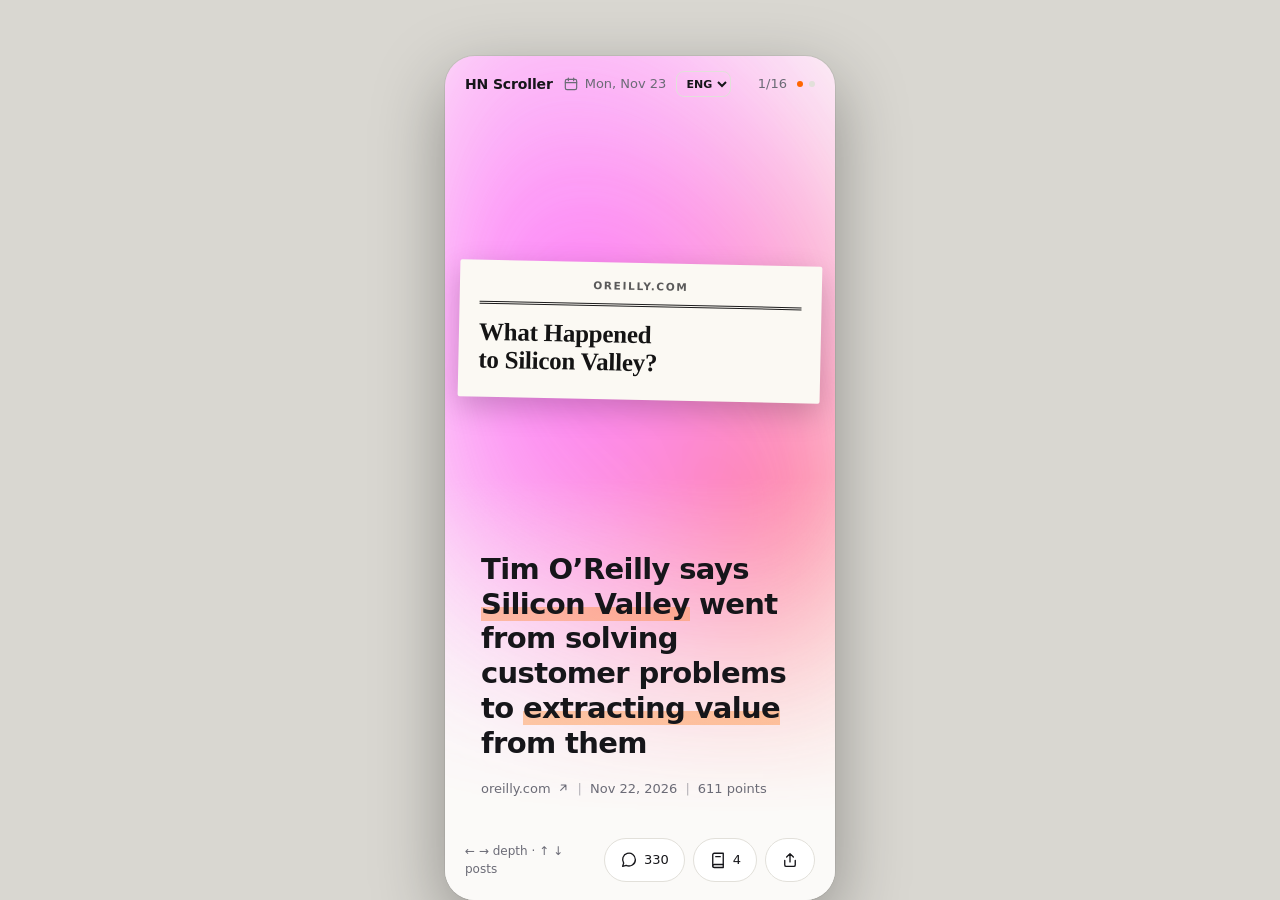
<file: index.html>
<!doctype html>
<meta charset="utf-8">
<title>HN Scroller</title>
<meta name="description" content="What happened in tech today, in two minutes: Hacker News, explained for beginners.">
<!-- Link previews (KakaoTalk, Discord, X): chat is how this gets shared. Crawlers run no JS, so a page has one
     preview: this one is English, and ko/index.html carries the Korean one. Images need absolute URLs. -->
<meta property="og:type" content="website">
<meta property="og:site_name" content="HN Scroller">
<meta property="og:title" content="HN Scroller">
<meta property="og:description" content="What happened in tech today, in two minutes: Hacker News, explained for beginners.">
<meta property="og:url" content="https://hn.hyoseo.dev/">
<link rel="canonical" href="https://hn.hyoseo.dev/">
<meta property="og:locale" content="en_US">
<meta property="og:image" content="https://hn.hyoseo.dev/icons/og-en.png">
<meta property="og:image:width" content="2400">
<meta property="og:image:height" content="1260">
<meta property="og:image:alt" content="HN Scroller on a phone: a Hacker News story explained in plain English">
<meta name="twitter:card" content="summary_large_image">
<meta name="viewport" content="width=device-width, initial-scale=1, viewport-fit=cover">
<meta name="theme-color" content="#0f0f10">
<link rel="manifest" href="manifest.webmanifest">
<link rel="icon" href="icons/icon-192.png">
<!-- iOS ignores the manifest for home-screen installs and reads these instead. -->
<link rel="apple-touch-icon" href="icons/apple-touch-icon.png">
<meta name="apple-mobile-web-app-capable" content="yes">
<meta name="apple-mobile-web-app-status-bar-style" content="black-translucent">
<meta name="apple-mobile-web-app-title" content="HN">
<link rel="stylesheet" href="app.css">

<!-- One stroke weight, drawn here once and referenced by <use>. -->
<svg hidden>
  <symbol id="i-cal" viewBox="0 0 24 24"><rect x="3.5" y="5" width="17" height="15.5" rx="2.5"/><path d="M3.5 10h17M8 3v4M16 3v4"/></symbol>
  <symbol id="i-cmt" viewBox="0 0 24 24"><path d="M20.5 11.5a8.5 8.5 0 0 1-12.3 7.6L3.5 20.5l1.4-4.4a8.5 8.5 0 1 1 15.6-4.6z"/></symbol>
  <symbol id="i-glo" viewBox="0 0 24 24"><path d="M5 5a2 2 0 0 1 2-2h12v15H7a2 2 0 0 0-2 2z"/><path d="M5 20a2 2 0 0 0 2 2h12v-4M9 7.5h6"/></symbol>
  <symbol id="i-out" viewBox="0 0 24 24"><path d="M8 16 16.5 7.5M9 7h8v8"/></symbol>
  <symbol id="i-share" viewBox="0 0 24 24"><path d="M12 3.5v11M7.5 8 12 3.5 16.5 8M5 12.5v6a2 2 0 0 0 2 2h10a2 2 0 0 0 2-2v-6"/></symbol>
</svg>

<div class="phone">
  <div class="bar">
    <span class="brand">HN Scroller</span>
    <button id="cal" aria-label="Past days"><svg class="ico"><use href="#i-cal"/></svg><span id="date">—</span></button>
    <!-- One <option> per language; each also needs its strings in js/i18n.js and data/<date>.<code>.json. -->
    <select id="lang" aria-label="Language"><option value="en" lang="en">ENG</option><option value="ko" lang="ko">KOR</option></select>
    <span class="pos" id="pos"></span>
    <span class="dots" id="dots"></span>
  </div>

  <main id="feed"><div class="empty">Loading…</div></main>

  <div class="resume" id="resume" hidden><button id="resume-go"></button><button id="resume-x">×</button></div>

  <div class="acts">
    <span class="hint" id="hint"></span>
    <button id="btn-cmt" disabled><svg class="ico"><use href="#i-cmt"/></svg><span>—</span></button>
    <button id="btn-glo" disabled><svg class="ico"><use href="#i-glo"/></svg><span>—</span></button>
    <button id="btn-share" disabled><svg class="ico"><use href="#i-share"/></svg></button>
  </div>

  <div id="scrim"></div>
  <section id="sheet" hidden></section>
</div>

<!-- Classic scripts sharing one global scope, not modules: base first, boot last. -->
<script src="js/base.js"></script>
<script src="js/i18n.js"></script>
<script src="js/render.js"></script>
<script src="js/nav.js"></script>
<script src="js/swipe.js"></script>
<script src="js/keys.js"></script>
<script src="js/sheets.js"></script>
<script src="js/share.js"></script>
<script src="js/back.js"></script>
<script src="js/boot.js"></script>
<!-- Cloudflare Web Analytics --><script type='module' src='https://static.cloudflareinsights.com/beacon.min.js' data-cf-beacon='{"token": "f3d1040c58eb41e9b6e7b53d78179b9d"}'></script><!-- End Cloudflare Web Analytics -->
</file>
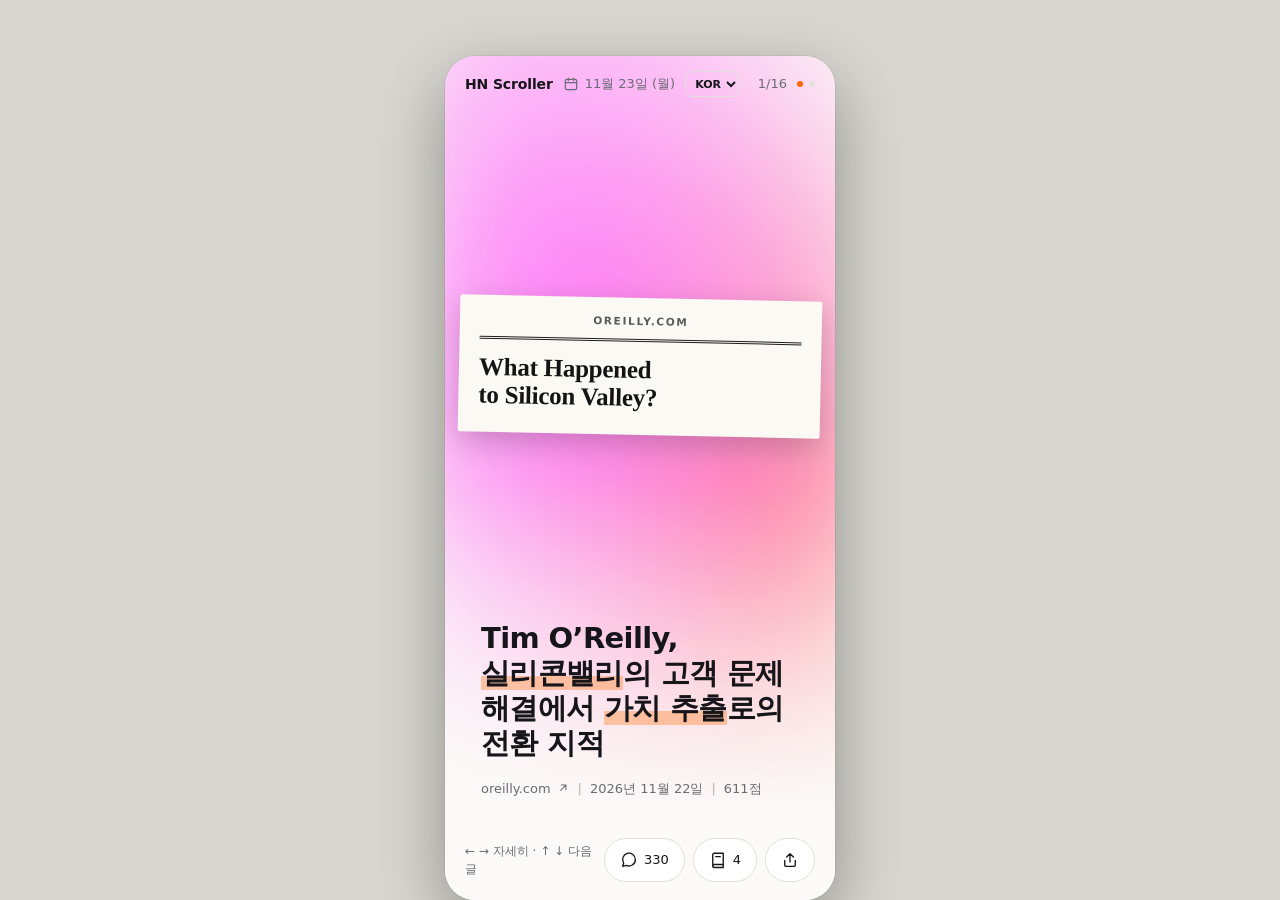
<file: ko/index.html>
<!doctype html>
<html lang="ko">
<meta charset="utf-8">
<title>HN Scroller</title>
<!-- The Korean link to share: crawlers run no JS, so this page exists only to carry the Korean preview.
     A person is sent on to the app, in Korean. -->
<meta name="description" content="오늘의 테크 소식, 2분이면 끝. 초보 개발자를 위한 쉬운 해커뉴스 요약.">
<meta property="og:type" content="website">
<meta property="og:site_name" content="HN Scroller">
<meta property="og:title" content="HN Scroller">
<meta property="og:description" content="오늘의 테크 소식, 2분이면 끝. 초보 개발자를 위한 쉬운 해커뉴스 요약.">
<meta property="og:url" content="https://hn.hyoseo.dev/ko/">
<meta property="og:locale" content="ko_KR">
<meta property="og:image" content="https://hn.hyoseo.dev/icons/og-ko.png">
<meta property="og:image:width" content="2400">
<meta property="og:image:height" content="1260">
<meta property="og:image:alt" content="휴대폰 속 HN Scroller: 해커뉴스 소식을 쉬운 한국어로 설명">
<meta name="twitter:card" content="summary_large_image">
<link rel="canonical" href="https://hn.hyoseo.dev/">
<script>
  try { localStorage.setItem("lang", "ko"); } catch {} // blocked storage: the app falls back to the browser's language
  location.replace("/");
</script>
<noscript><a href="/">HN Scroller</a></noscript>
</file>
<file: app.css>
:root {
  --bg: #fbfaf8;
  --fg: #16161a;
  --dim: #6b6b76;
  --line: #e2e0da;
  --accent: #ff6600; /* HN orange — fills, dots, focus rings */
  --link: #b34700; /* orange for text: HN orange is 2.8:1 on this paper, this is 5.3:1 */
  --sheet: #ffffff;
  --outside: #d9d7d1; /* desktop surround, outside the phone */
  --mark: rgba(255, 138, 51, .42);
  --tint: rgba(255, 102, 0, .07);
}
@media (prefers-color-scheme: dark) {
  :root:not([data-theme="light"]) {
    --bg: #0f0f10;
    --link: #ff6600; /* 6.5:1 on the dark background */
    --fg: #f2f1ee;
    --dim: #9a9aa4;
    --line: #2a2a2e;
    --sheet: #17171a;
    --outside: #000;
    --mark: rgba(255, 122, 26, .34);
    --tint: rgba(255, 138, 51, .10);
  }
}
* { box-sizing: border-box; }
html, body { height: 100%; margin: 0; }
body {
  background: var(--outside);
  color: var(--fg);
  font: 15px/1.5 system-ui, -apple-system, "Segoe UI", Roboto, sans-serif;
  -webkit-font-smoothing: antialiased;
  overscroll-behavior: none;
  display: grid;
  place-items: center;
}

/* The phone. Full bleed on a real phone, a centred column everywhere else —
   which is how Reels and Shorts behave on desktop. All chrome positions
   against THIS, not the viewport, or it would cling to the browser window. */
.phone {
  position: relative;
  isolation: isolate;
  width: 100%;
  max-width: 390px;
  height: 100dvh;
  overflow: hidden;
  background: var(--bg);
}
@media (min-width: 481px) {
  .phone {
    height: min(100dvh - 40px, 844px); /* 390x844, a typical phone rather than the largest */
    border-radius: 30px;
    box-shadow: 0 24px 70px rgba(0, 0, 0, .34), 0 0 0 1px rgba(0, 0, 0, .06);
  }
  /* 7vw measures the browser window, not the frame, so it pins at the 34px cap
     here; 29px, a notch under the old 34-in-430 proportion. */
  .phone .simple { font-size: 29px; } /* beats the base rule declared below */
}

/* vertical axis: one post per screen */
#feed {
  height: 100%;
  overflow-y: scroll;
  scroll-snap-type: y mandatory;
  overscroll-behavior-y: contain;
  scrollbar-width: none;
}
#feed::-webkit-scrollbar { display: none; }
#feed.locked { overflow-y: hidden; }
#feed.paging { scroll-snap-type: none; } /* js/swipe.js drives vertical touch; snap would fight it */

/* horizontal axis: depth within one post */
.post {
  height: 100%;
  scroll-snap-align: start;
  display: flex;
  overflow-x: scroll;
  touch-action: pan-x pinch-zoom; /* vertical is js/swipe.js's */
  scroll-snap-type: x mandatory;
  overscroll-behavior-x: contain;
  scrollbar-width: none;
}
.post::-webkit-scrollbar { display: none; }

.card {
  flex: 0 0 100%;
  scroll-snap-align: start;
  scroll-snap-stop: always;
  display: flex;
  flex-direction: column;
  justify-content: center;
  padding: 84px 36px 132px;
  min-width: 0;
}
/* The glance layer is the biggest: it is the only one most readers ever see. */
/* Display text wants tighter leading; body text wants looser. */
.simple { font-size: clamp(25px, 6.5vw, 32px); font-weight: 680; letter-spacing: -0.022em; line-height: 1.2; margin: 0; }
.substance { font-size: 16px; line-height: 1.62; margin: 0; }

/* The glance card, text low like a caption. With an image, the whole image is
   shown, contained in the space above the text, on the plain card — never
   cropped to fill: a 1200x630 social card cropped to this frame keeps 24% of
   its width. Without one, the card gets a clipping: the original HN title as a
   newspaper headline in the image's place, over a glow in a colour derived from
   the post id. Same plain card either way, so the scroll has one rhythm. */
.card.glance { position: relative; overflow: hidden; justify-content: flex-end; padding-bottom: 92px; } /* just clear of the buttons */
.pic { position: relative; flex: 1; min-height: 0; display: flex; align-items: center; justify-content: center; margin-bottom: 28px; }
/* The whole image, never cropped, framed crisply over its own blurred colour. */
.pic .shot {
  position: relative; z-index: 1; display: block; max-width: 100%; max-height: 100%;
  border-radius: 12px; box-shadow: 0 8px 28px rgba(0, 0, 0, .18);
}
/* A blurred copy fills the whole card with the image's colour — the old
   full-bleed mood, without cropping the picture itself. It fades out before the
   text, so the caption sits on the plain card and keeps its contrast. */
.card.glance > .glow {
  position: absolute; inset: 0; z-index: 0; width: 100%; height: 100%;
  object-fit: cover; filter: blur(48px) saturate(1.4); transform: scale(1.25); opacity: .7;
  mask-image: linear-gradient(to bottom, #000 50%, transparent 82%);
  -webkit-mask-image: linear-gradient(to bottom, #000 50%, transparent 82%);
}
/* A newspaper clipping: black headline on paper, in both themes — it is an
   object on the card, like a photo, not part of the page. The headline is the
   original HN title, verbatim, so it needs no checking. */
.clip {
  position: relative; z-index: 1; flex: none; width: calc(100% + 44px); /* past the text column, 14px from the card edge */
  background: #fbf9f3; color: #141414; padding: 16px 20px 22px;
  border-radius: 2px; box-shadow: 0 10px 30px rgba(0, 0, 0, .2);
  transform: rotate(var(--tilt, -1deg));
}
.clip .mast {
  font-size: 10.5px; font-weight: 650; letter-spacing: .16em; text-transform: uppercase; color: #5a5a5a;
  text-align: center; padding-bottom: 9px; margin-bottom: 14px; border-bottom: 3px double #1d1d1d;
}
.clip h2 {
  margin: 0; font-family: Georgia, "Times New Roman", "Noto Serif", serif;
  font-size: 25px; font-weight: 700; line-height: 1.14; letter-spacing: -0.01em; text-wrap: balance;
}
.card.glance > p, .card.glance > .meta, .card.glance > .data { position: relative; z-index: 2; }
/* Marker-pen highlight: reads as emphasis at any weight, unlike bold inside bold. */
strong { font-weight: 750; background: linear-gradient(transparent 58%, var(--mark) 58%); }
/* The glance card's source line is the route to the article — the only one on
   a card whose detail tier failed verification. Padded to a thumb-sized target. */
.from {
  display: inline-flex; align-items: center; gap: 5px; align-self: start;
  color: var(--dim); font-size: 13px; padding: 10px 0;
  text-decoration: none;
}
.from .ico { width: 14px; height: 14px; }
.meta { display: flex; align-items: center; gap: 8px; margin-top: 8px; color: var(--dim); font-size: 13px; }
.meta .sep { opacity: .5; }
/* One line at 360px: the host gives way, the date and score never wrap. */
.meta > span { flex: none; white-space: nowrap; }
.from { min-width: 0; }
.from span { overflow: hidden; text-overflow: ellipsis; white-space: nowrap; }
.readon { color: var(--link); font-size: 14px; margin-top: 26px; align-self: start; text-decoration: none; border-bottom: 1px solid currentColor; padding-bottom: 2px; }
.kicker { color: var(--dim); font-size: 12px; text-transform: uppercase; letter-spacing: .1em; margin-bottom: 14px; }
.data { margin-top: 20px; border-top: 1px solid var(--line); font-size: 14px; }
.data div { display: flex; justify-content: space-between; gap: 16px; padding: 9px 0; border-bottom: 1px solid var(--line); }
.data span:first-child { color: var(--dim); }

.ico { width: 18px; height: 18px; flex: none; fill: none; stroke: currentColor; stroke-width: 1.8; stroke-linecap: round; stroke-linejoin: round; }

/* chrome — absolute against .phone */
.bar {
  position: absolute; inset: 0 0 auto 0; z-index: 3;
  display: flex; align-items: center; gap: 10px;
  padding: max(10px, env(safe-area-inset-top)) 20px 14px;
  font-size: 13px; color: var(--dim);
  background: linear-gradient(var(--bg) 66%, transparent);
  pointer-events: none;
}
.brand { font-size: 14px; font-weight: 750; letter-spacing: -0.01em; color: var(--fg); }
.bar button {
  display: inline-flex; align-items: center; gap: 6px; min-height: 36px;
  font: inherit; color: inherit; background: none; border: 0; padding: 0; cursor: pointer; pointer-events: auto;
}
.bar .ico { width: 16px; height: 16px; }
/* One line at 360px: nothing in the bar wraps or shrinks. */
.bar > * { flex: none; white-space: nowrap; }
.bar select {
  pointer-events: auto; min-height: 26px; padding: 0 2px 0 5px; cursor: pointer;
  font: inherit; font-size: 11px; font-weight: 650; color: var(--fg);
  background: none; border: 1px solid var(--line); border-radius: 8px;
}
.bar select option { background: var(--sheet); color: var(--fg); }
.pos { margin-left: auto; font-variant-numeric: tabular-nums; }
.dots { display: flex; gap: 6px; align-items: center; }
.dots i { width: 6px; height: 6px; border-radius: 50%; background: var(--line); transition: background .18s; }
.dots i.on { background: var(--accent); }

/* Bottom-right: where a right thumb rests, and off the text column's width. */
.acts {
  position: absolute; inset: auto 0 0 0; z-index: 3;
  display: flex; gap: 8px; align-items: center;
  padding: 12px 20px max(18px, env(safe-area-inset-bottom));
  background: linear-gradient(transparent, var(--bg) 42%);
}
.acts button {
  display: inline-flex; align-items: center; gap: 6px; min-height: 44px;
  font: inherit; font-size: 13px; font-variant-numeric: tabular-nums; color: var(--fg);
  background: var(--sheet); border: 1px solid var(--line);
  border-radius: 999px; padding: 0 15px; cursor: pointer;
}
.acts button:disabled { opacity: .35; cursor: default; }
.hint { margin-right: auto; color: var(--dim); font-size: 12px; }
/* The continue offer: one pill under the header, over the top card, until used or dismissed. */
.resume {
  position: absolute; top: calc(max(10px, env(safe-area-inset-top)) + 44px); left: 50%; z-index: 3;
  transform: translateX(-50%); display: flex; align-items: center;
  background: var(--sheet); border: 1px solid var(--line); border-radius: 999px;
  box-shadow: 0 6px 20px rgba(0, 0, 0, .18); white-space: nowrap;
}
.resume[hidden] { display: none; }
.resume button { min-height: 44px; font: inherit; font-size: 13px; color: var(--fg); background: none; border: 0; cursor: pointer; }
#resume-go { padding: 0 6px 0 16px; font-weight: 650; color: var(--link); }
#resume-x { min-width: 44px; font-size: 18px; color: var(--dim); }
:focus-visible { outline: 2px solid var(--accent); outline-offset: 3px; border-radius: 4px; }
::selection { background: var(--mark); }

.bar { transition: background .2s; }
.phone.on-glow .bar { background: none; } /* the glow runs under the header, not behind a band */

/* sheet — also absolute, so it rises inside the phone */
#sheet {
  position: absolute; inset: auto 0 0 0; z-index: 5;
  max-height: 82%; overflow-y: auto;
  background: var(--sheet); border-top: 1px solid var(--line);
  border-radius: 18px 18px 0 0;
  padding: 22px 24px max(24px, env(safe-area-inset-bottom));
  transform: translateY(101%); transition: transform .24s ease;
}
#sheet.open { transform: none; }
/* Never rely on the UA stylesheet alone: any author `display` on #sheet would
   silently beat [hidden] and leave the sheet permanently on screen. */
#sheet[hidden] { display: none !important; }
#scrim { position: absolute; inset: 0; z-index: 4; background: #000; opacity: 0; pointer-events: none; transition: opacity .24s; }
#scrim.open { opacity: .45; pointer-events: auto; }
#sheet h2 { margin: 0 0 14px; font-size: 14px; text-transform: uppercase; letter-spacing: .08em; color: var(--dim); }
/* The camps line is a summary, not a comment — it must not look like one. */
#sheet .camps { background: var(--tint); border-radius: 10px; padding: 13px 15px; margin-bottom: 4px; }
#sheet .camps-label { font-size: 11px; font-weight: 700; text-transform: uppercase; letter-spacing: .1em; color: var(--link); margin-bottom: 5px; }
#sheet .camps p { margin: 0; font-size: 14px; line-height: 1.55; }
#sheet .cmt { border-top: 1px solid var(--line); padding: 16px 0 6px; }
#sheet .cmt p { margin: 0; font-size: 14.5px; line-height: 1.62; }
#sheet .who { font-size: 12.5px; font-weight: 650; color: var(--dim); margin-bottom: 6px; }
#sheet .cmt a, #sheet dt a { color: var(--link); }
#sheet dl { margin: 0; }
#sheet dt { font-weight: 640; margin-top: 14px; }
#sheet dd { margin: 4px 0 0; color: var(--dim); }
#sheet .month { display: flex; align-items: center; justify-content: space-between; margin-bottom: 10px; font-weight: 650; }
#sheet .month button {
  min-width: 44px; min-height: 44px; font: inherit; font-size: 22px; color: var(--fg);
  background: none; border: 1px solid var(--line); border-radius: 8px; cursor: pointer;
}
#sheet .month button:disabled { opacity: .3; cursor: default; }
#sheet .days { display: grid; grid-template-columns: repeat(7, 1fr); gap: 4px; text-align: center; font-variant-numeric: tabular-nums; }
#sheet .days > * { display: grid; place-items: center; min-height: 44px; font-size: 14px; }
#sheet .days .wd { min-height: 24px; font-size: 11px; color: var(--dim); }
#sheet .days .off { color: var(--dim); opacity: .45; }
#sheet .days a { border: 1px solid var(--line); border-radius: 8px; text-decoration: none; color: var(--fg); font-weight: 600; }
#sheet .days a.now { border-color: var(--accent); color: var(--link); }

.end { text-align: center; }
.end h1 { font-size: 25px; margin: 0 0 8px; }
.end p { color: var(--dim); margin: 0; }
.end .tip { align-self: center; margin-top: 10px; padding: 12px 8px; color: var(--link); font-size: 14px; text-underline-offset: 3px; }
.empty { padding: 30px 22px; color: var(--dim); }
#sheet .note { margin: -6px 0 14px; font-size: 12.5px; color: var(--dim); }

/* Korean breaks lines at spaces, as Korean is set, not mid-word between any two syllables. */
:root:lang(ko) { word-break: keep-all; }
/* Tracking made for uppercase Latin only spreads Hangul apart. */
:root:lang(ko) :is(.kicker, #sheet h2, #sheet .camps-label) { letter-spacing: 0; }
</file>
